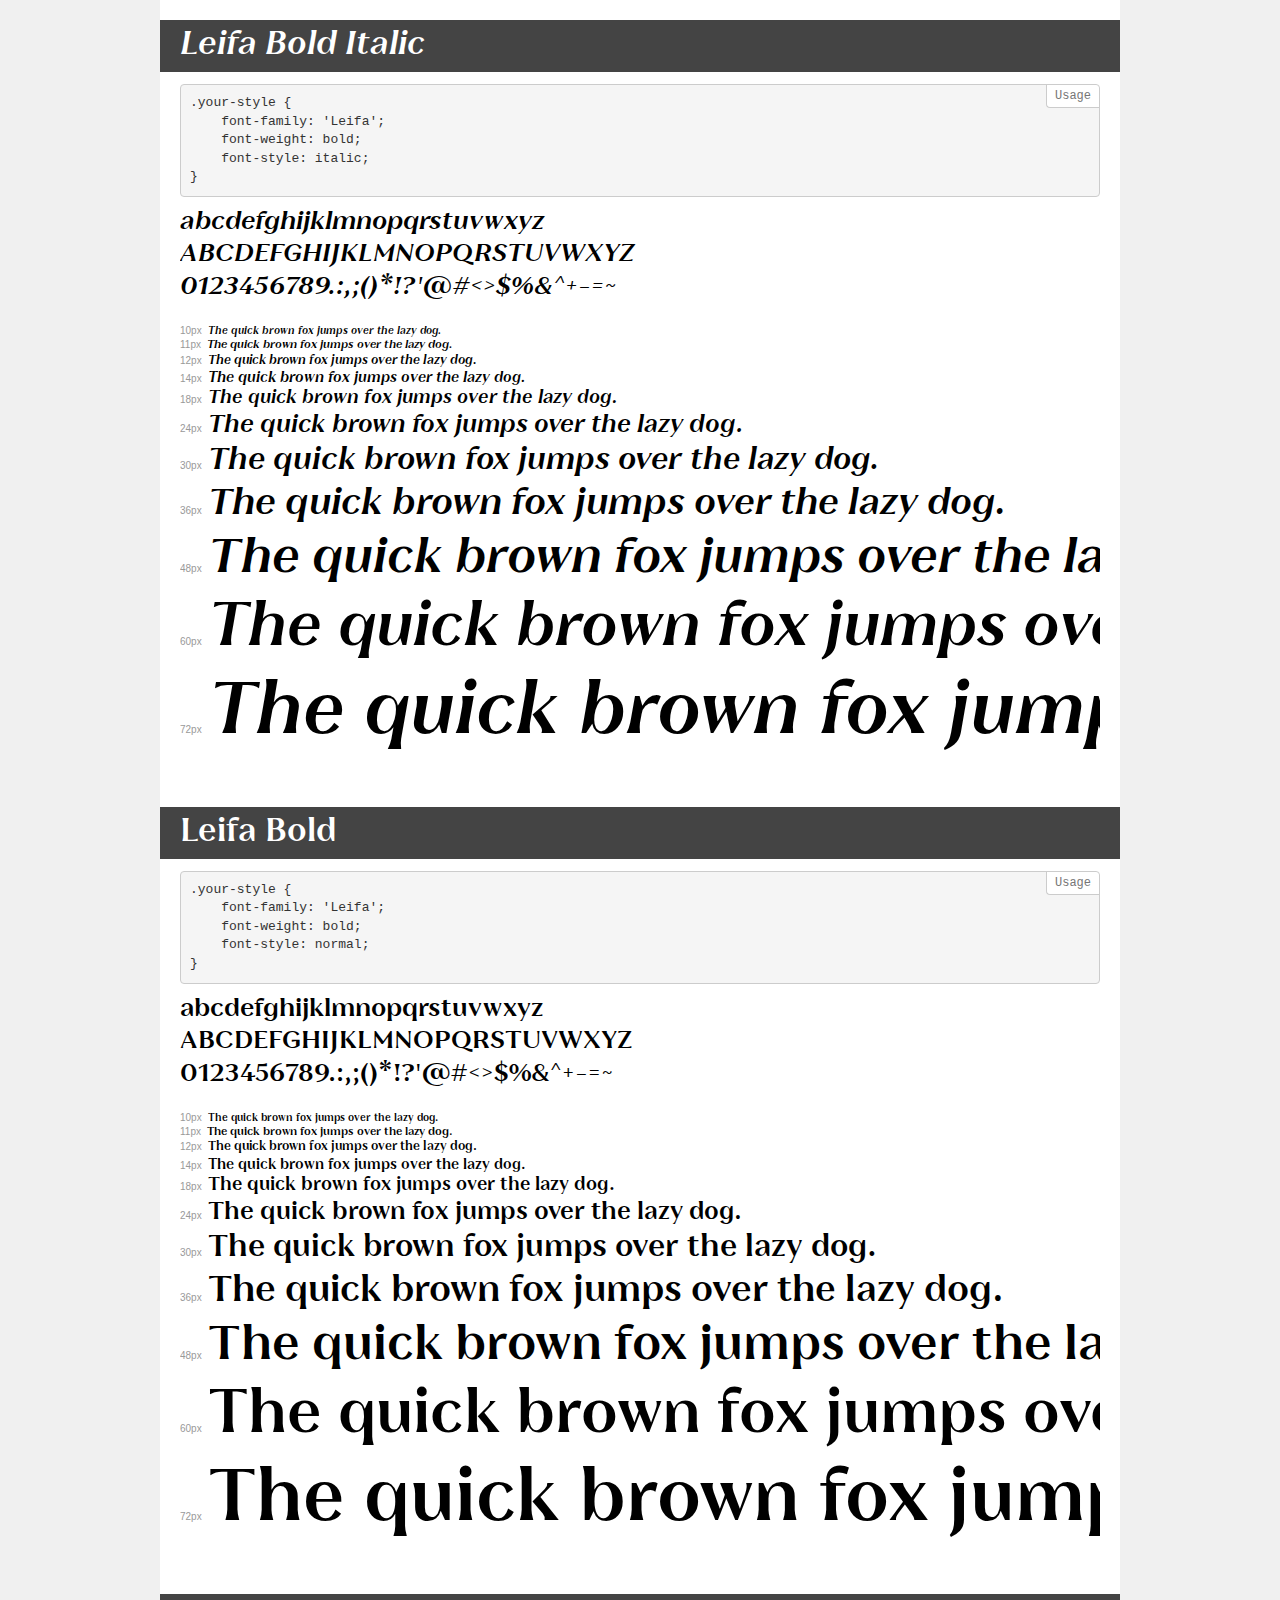
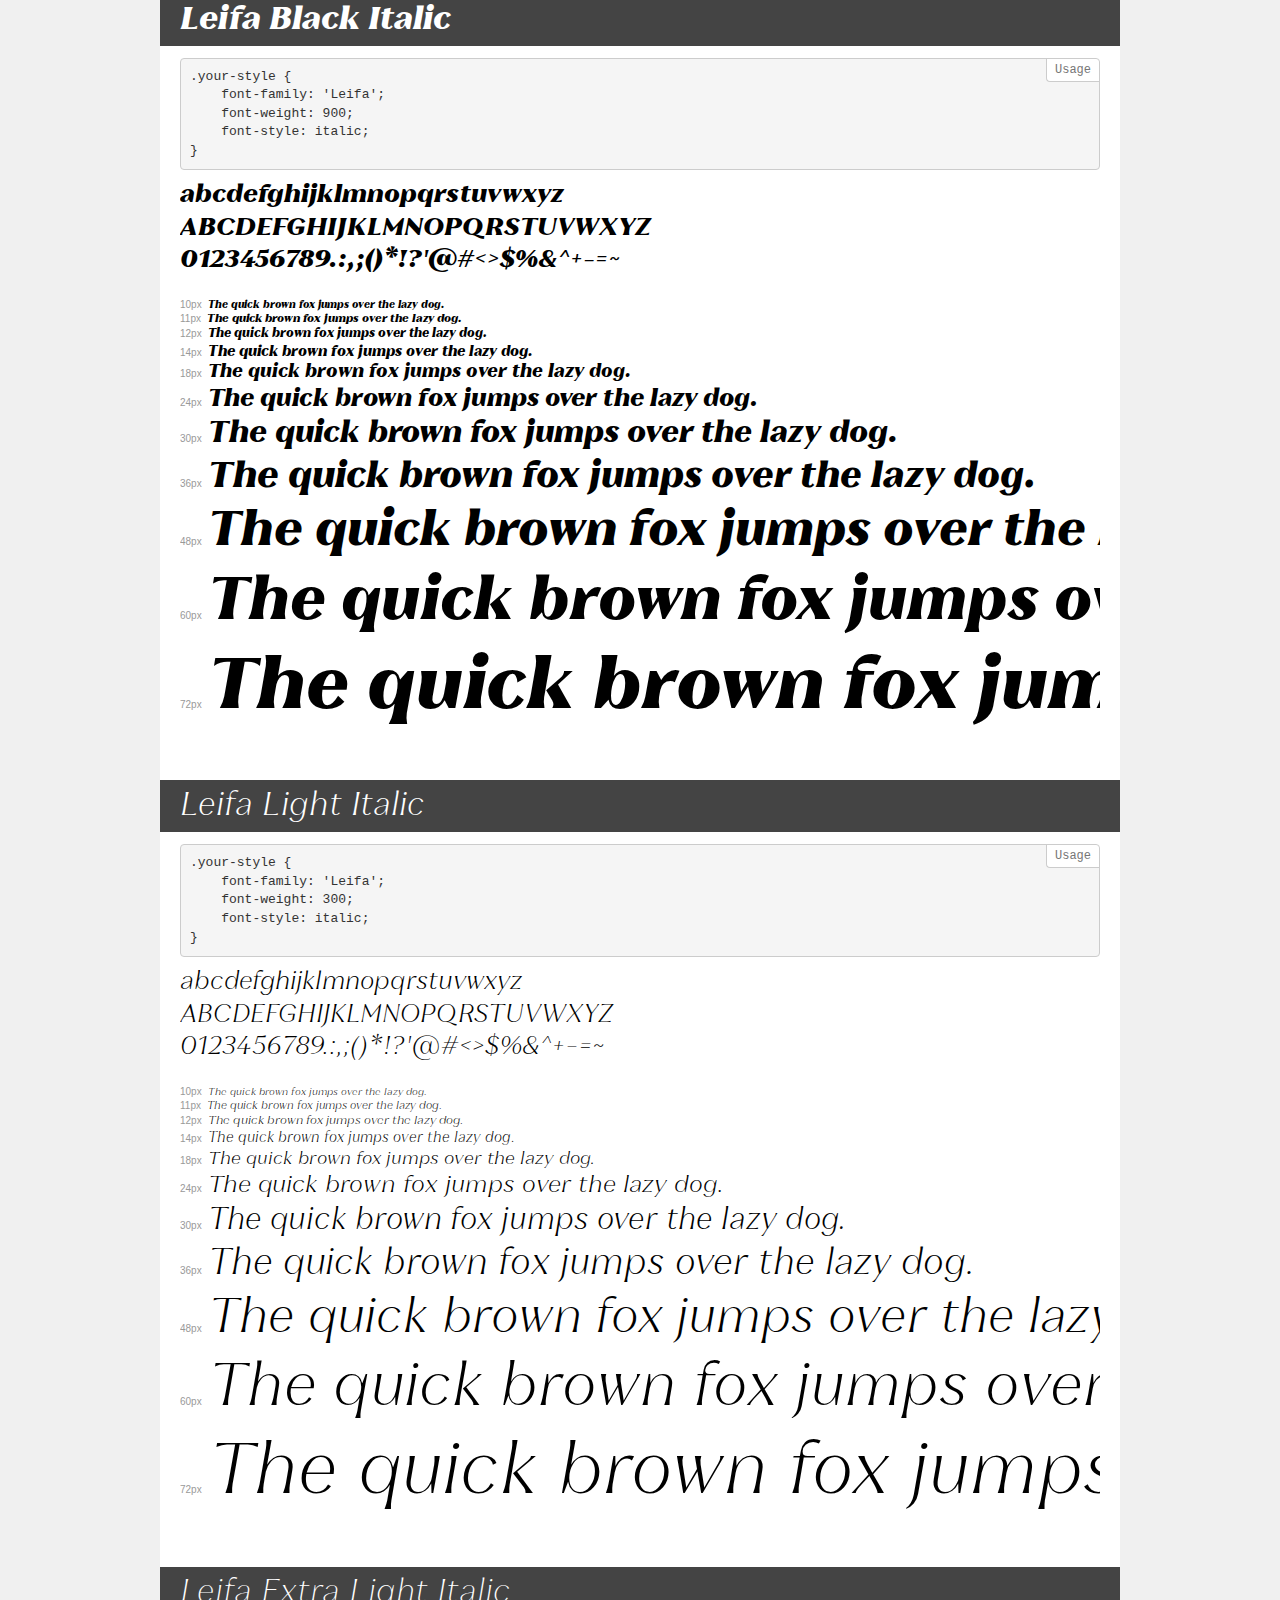
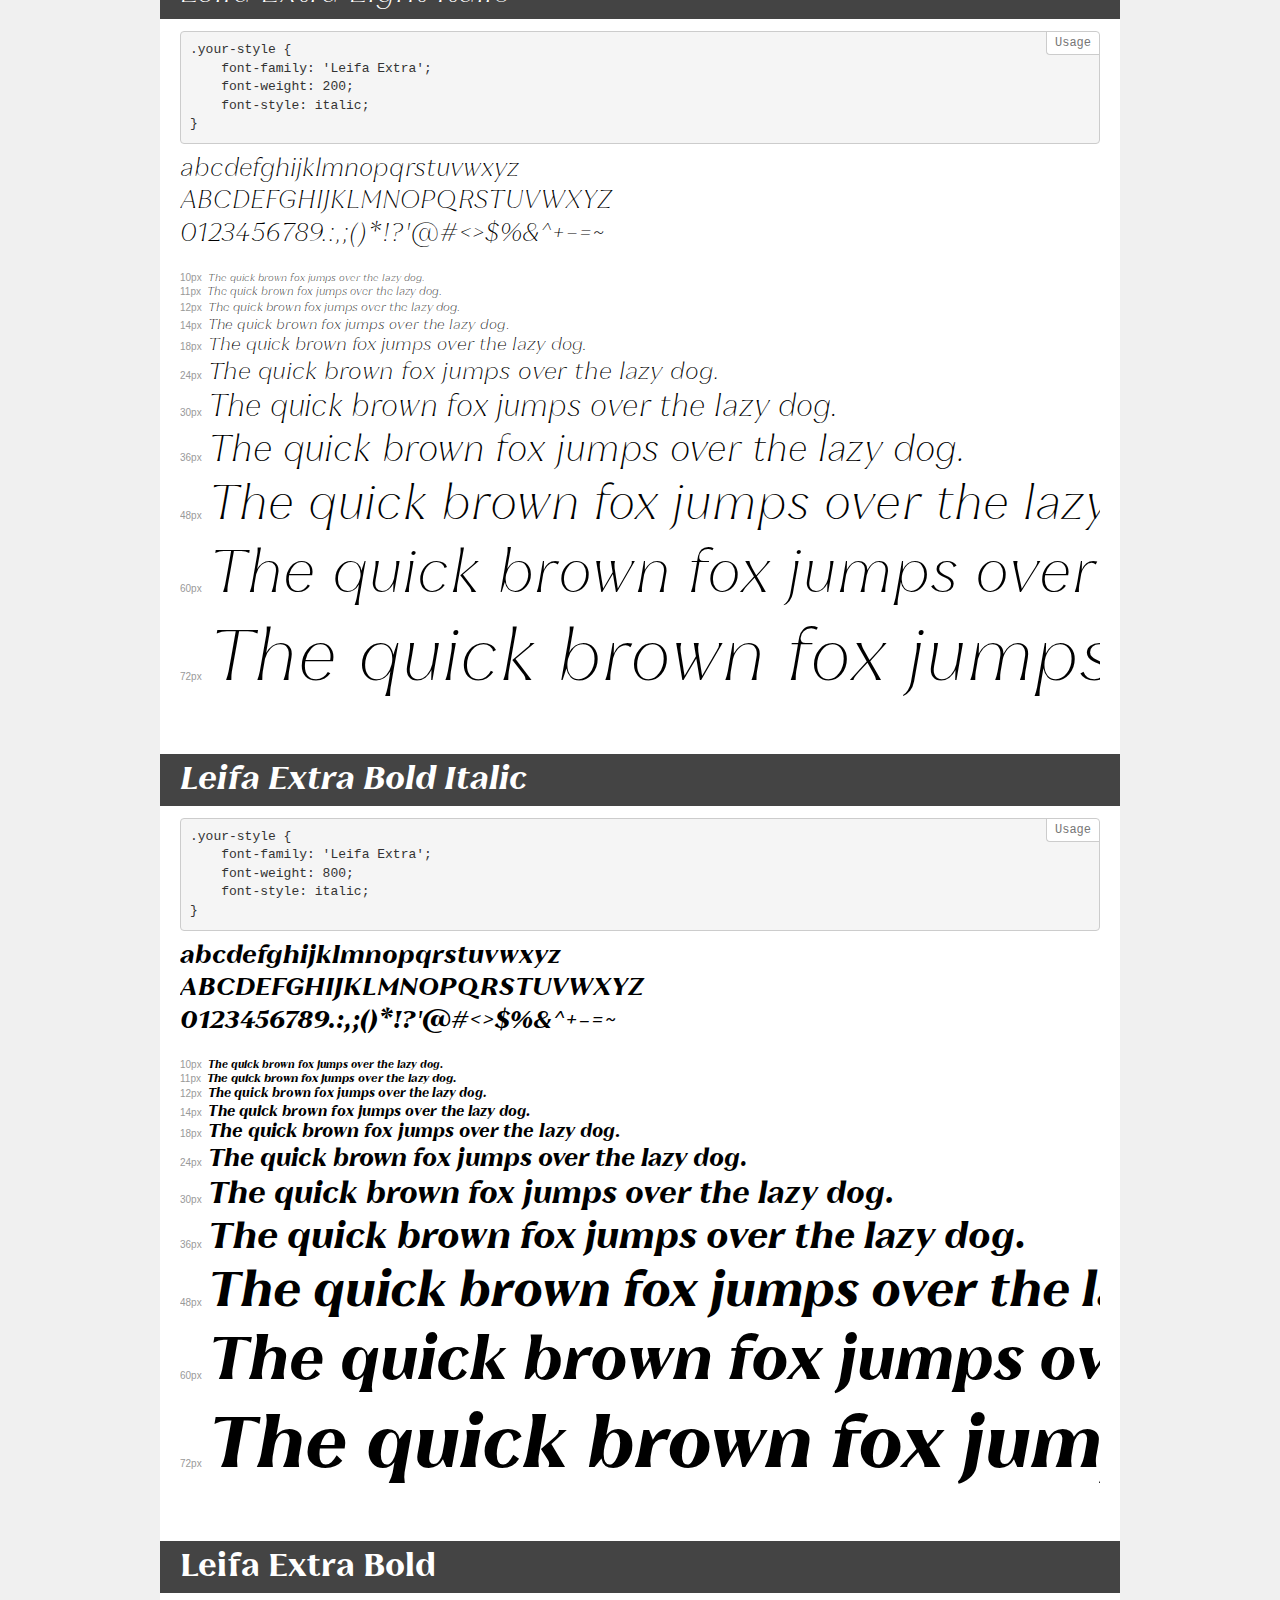
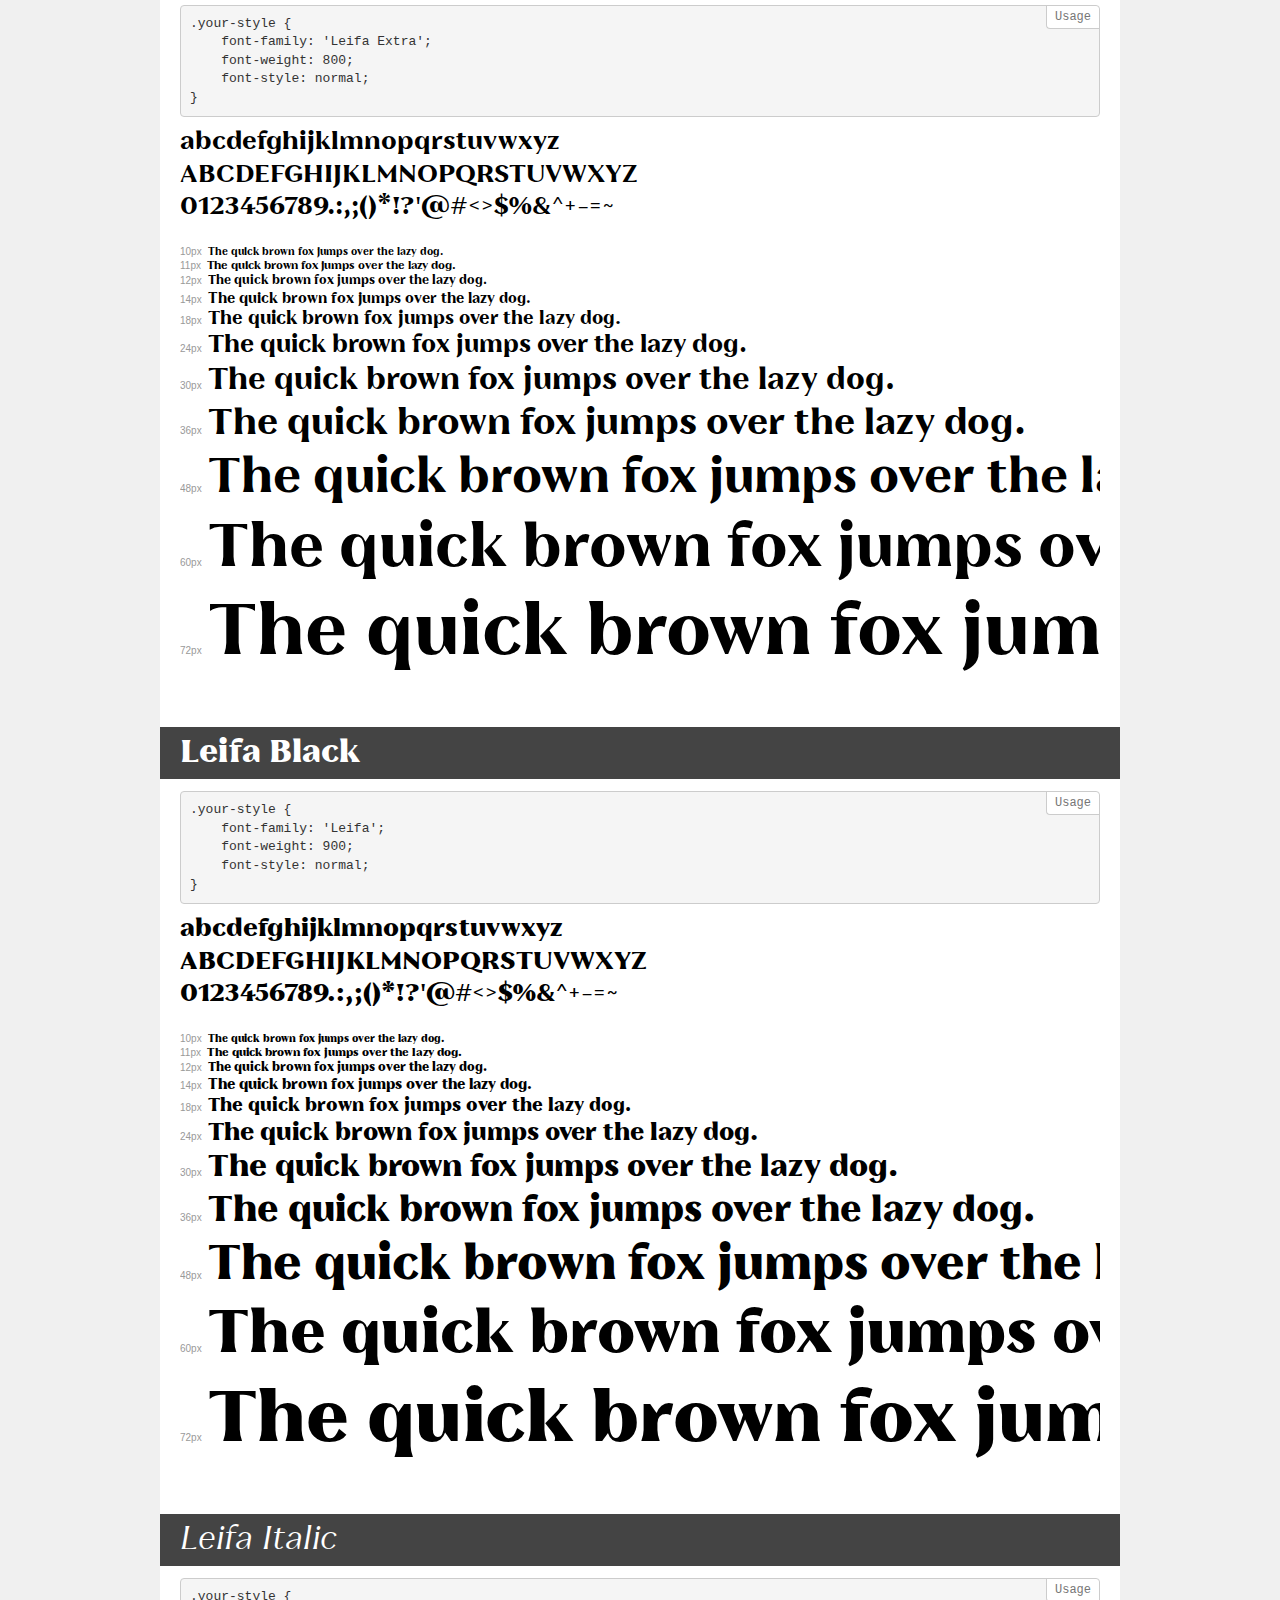
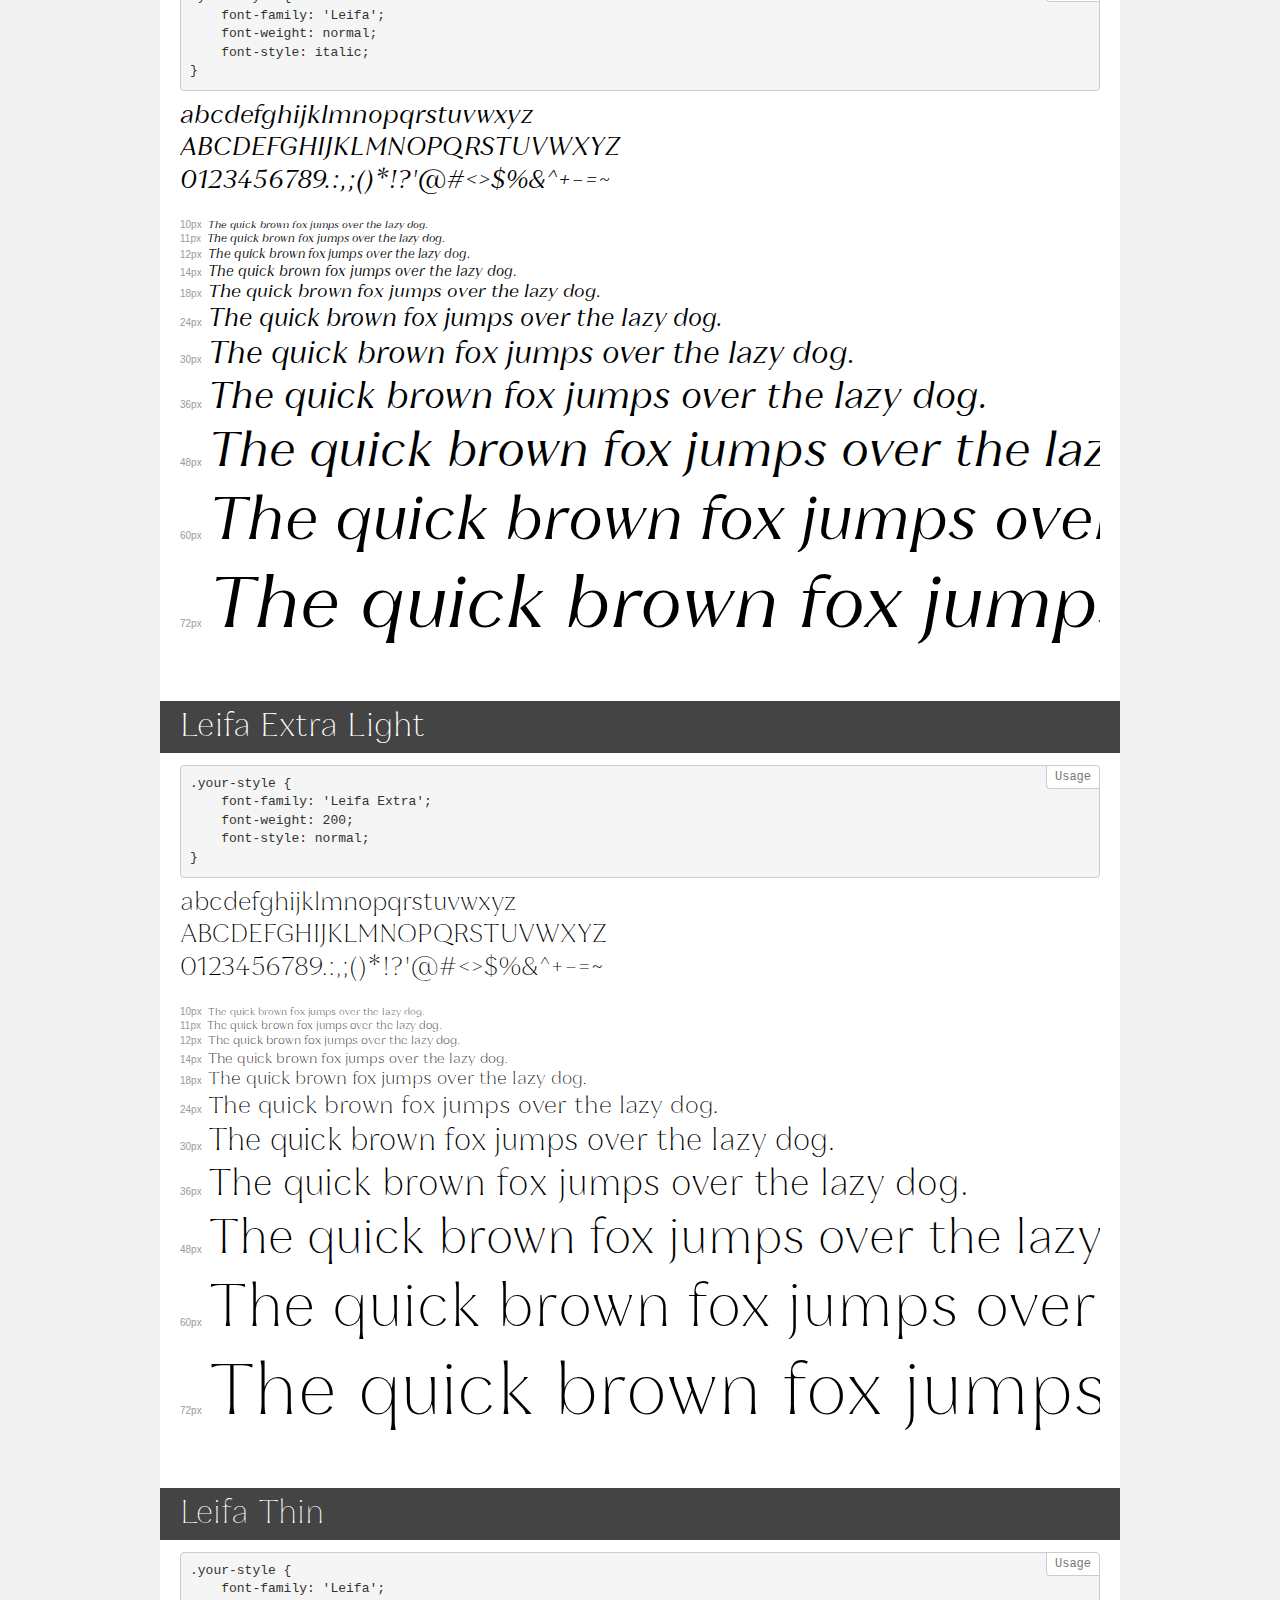
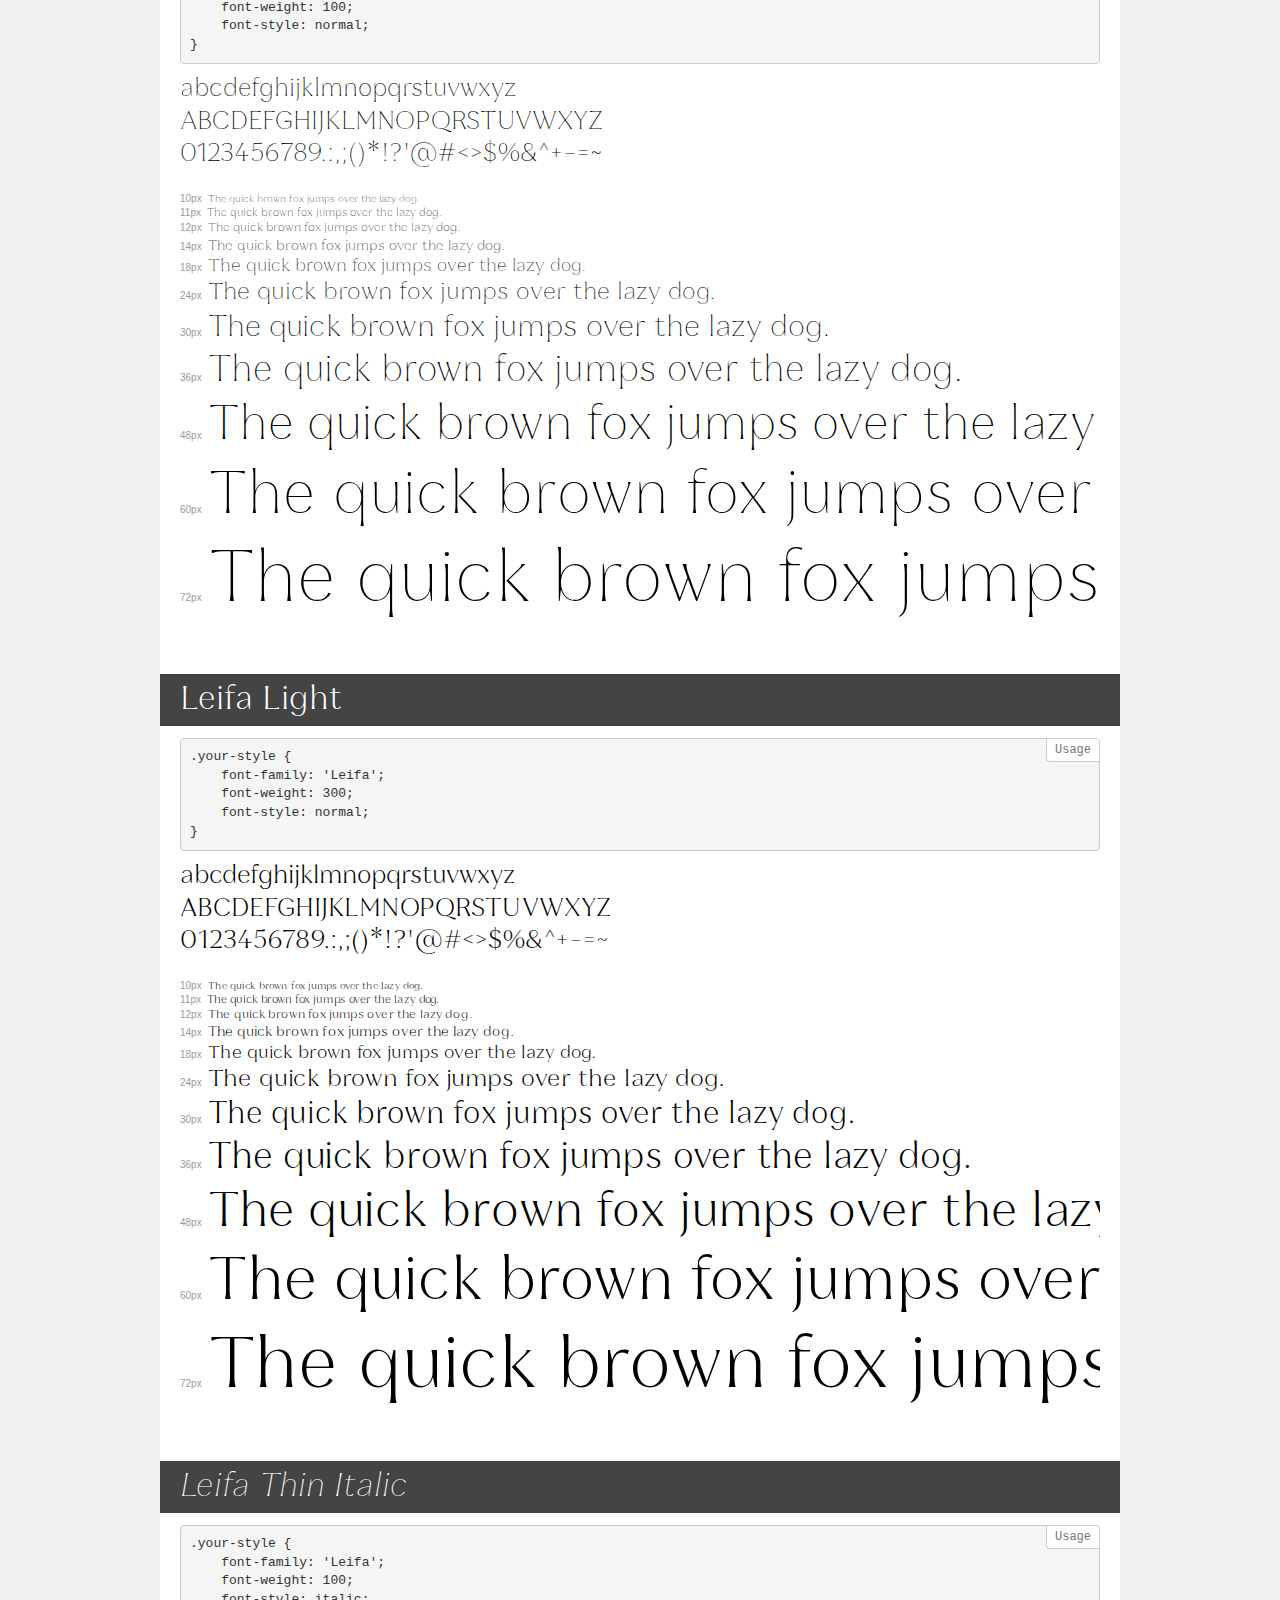
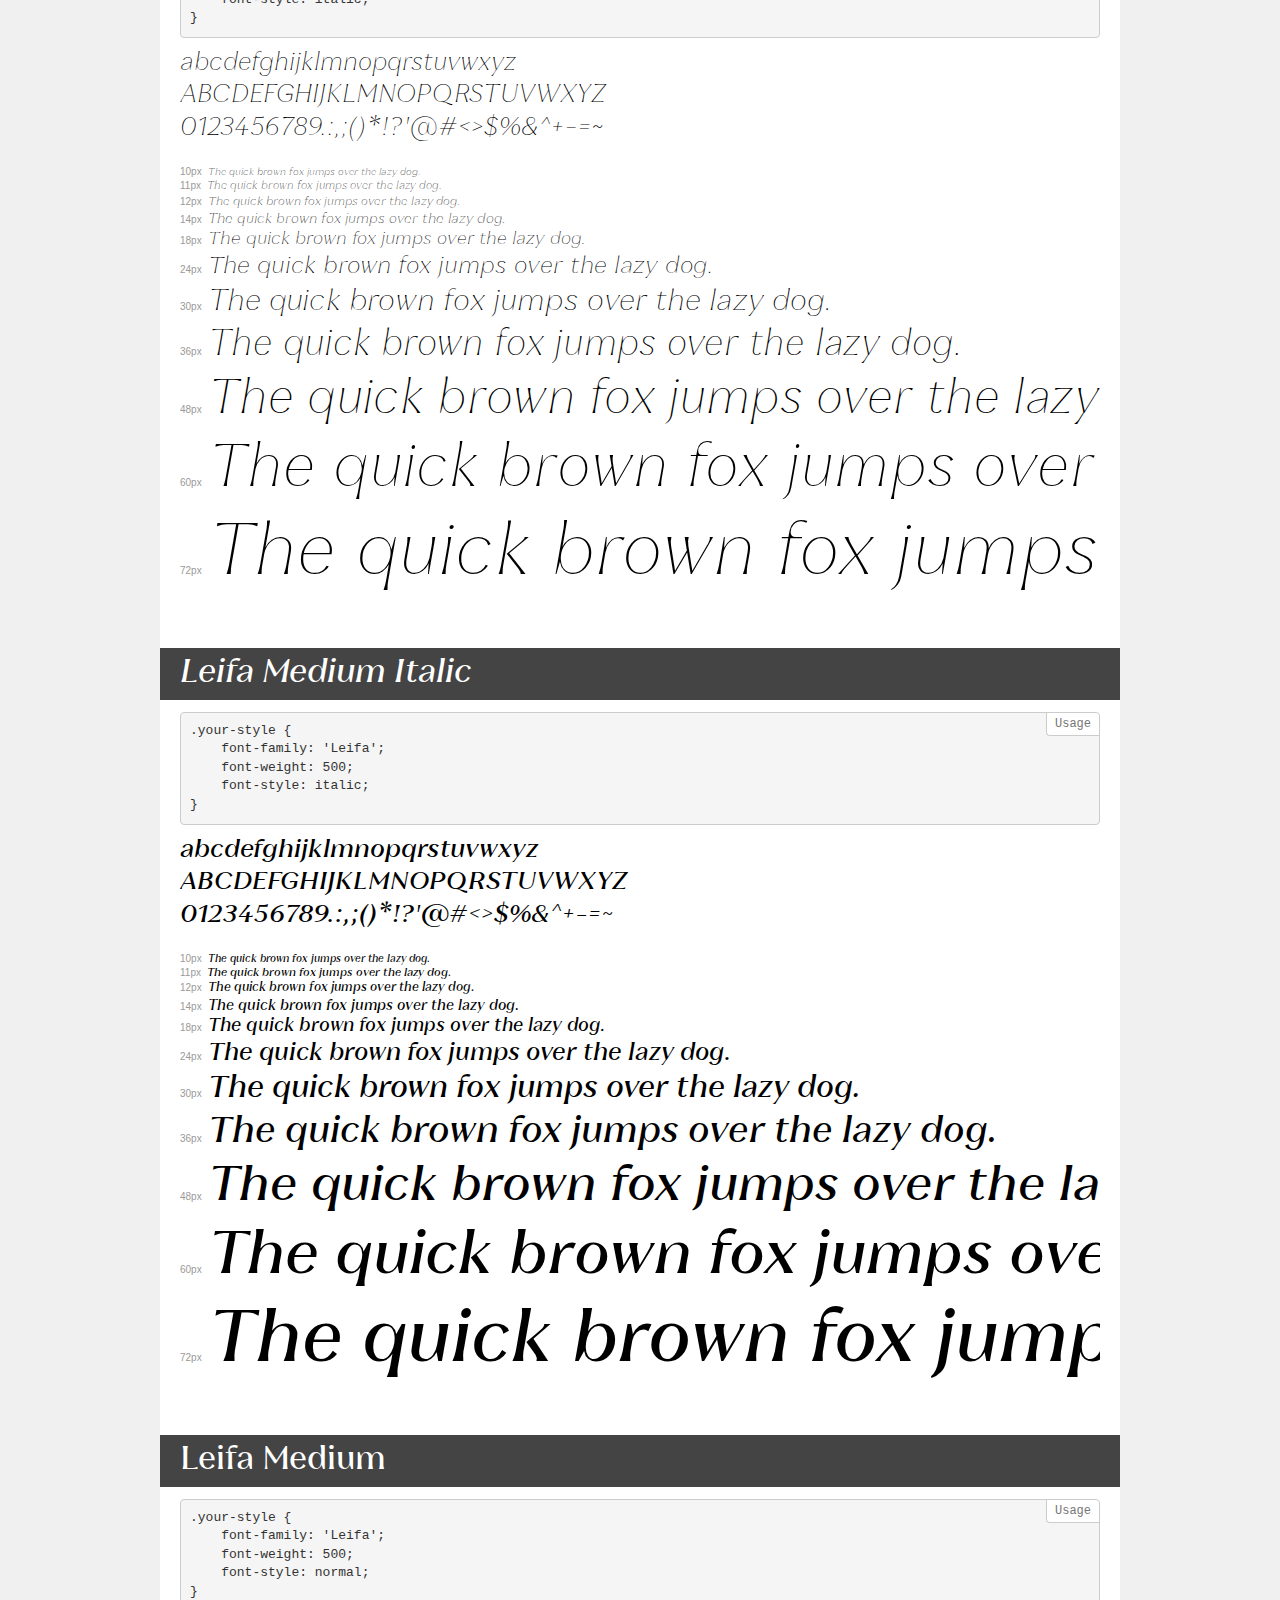
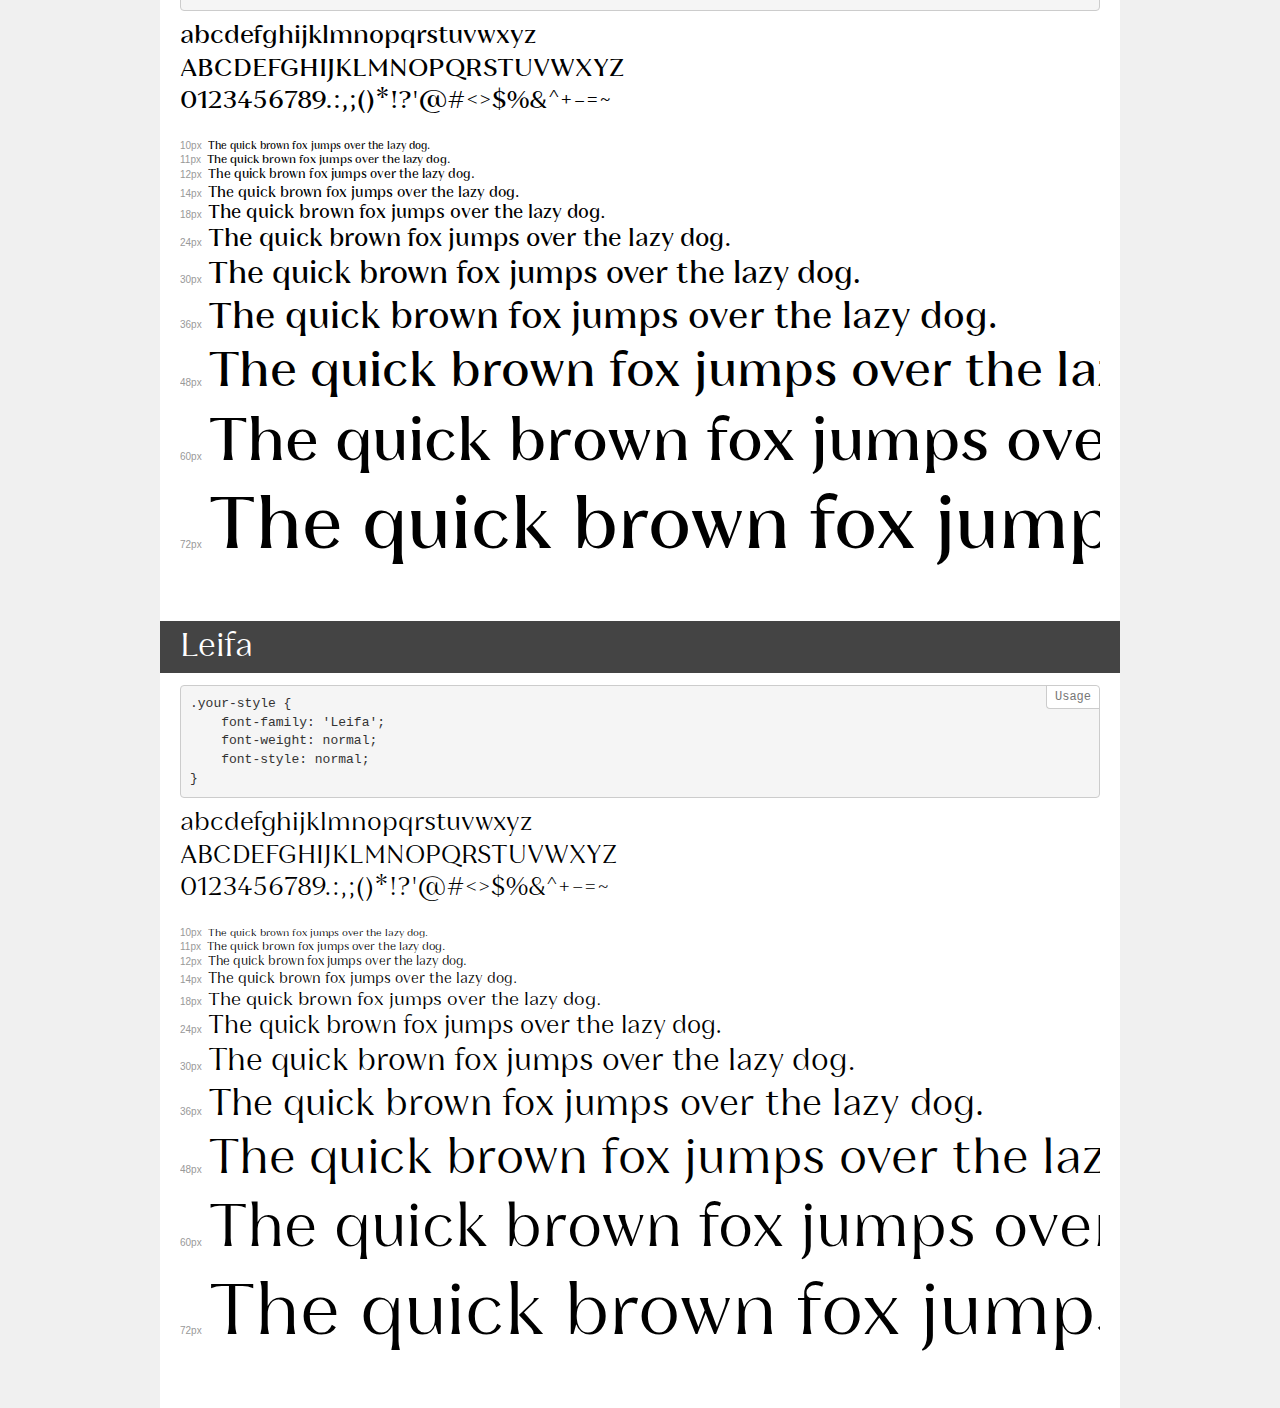
<file: Айрат Сайт/font/leifa/demo.html>
<!DOCTYPE html>
<html lang="en">
<head>
    <meta charset="utf-8">
    <meta http-equiv="X-UA-Compatible" content="IE=edge">
    <meta name="viewport" content="width=device-width, initial-scale=1">
    <meta name="robots" content="noindex, noarchive">
    <meta name="format-detection" content="telephone=no">
    <title>Transfonter demo</title>
    <link href="stylesheet.css" rel="stylesheet">
    <style>
        /*
        http://meyerweb.com/eric/tools/css/reset/
        v2.0 | 20110126
        License: none (public domain)
        */
        html, body, div, span, applet, object, iframe,
        h1, h2, h3, h4, h5, h6, p, blockquote, pre,
        a, abbr, acronym, address, big, cite, code,
        del, dfn, em, img, ins, kbd, q, s, samp,
        small, strike, strong, sub, sup, tt, var,
        b, u, i, center,
        dl, dt, dd, ol, ul, li,
        fieldset, form, label, legend,
        table, caption, tbody, tfoot, thead, tr, th, td,
        article, aside, canvas, details, embed,
        figure, figcaption, footer, header, hgroup,
        menu, nav, output, ruby, section, summary,
        time, mark, audio, video {
            margin: 0;
            padding: 0;
            border: 0;
            font-size: 100%;
            font: inherit;
            vertical-align: baseline;
        }
        /* HTML5 display-role reset for older browsers */
        article, aside, details, figcaption, figure,
        footer, header, hgroup, menu, nav, section {
            display: block;
        }
        body {
            line-height: 1;
        }
        ol, ul {
            list-style: none;
        }
        blockquote, q {
            quotes: none;
        }
        blockquote:before, blockquote:after,
        q:before, q:after {
            content: '';
            content: none;
        }
        table {
            border-collapse: collapse;
            border-spacing: 0;
        }
        /* demo styles */
        body {
            background: #f0f0f0;
            color: #000;
        }
        .page {
            background: #fff;
            width: 920px;
            margin: 0 auto;
            padding: 20px 20px 0 20px;
            overflow: hidden;
        }
        .font-container {
            overflow-x: auto;
            overflow-y: hidden;
            margin-bottom: 40px;
            line-height: 1.3;
            white-space: nowrap;
            padding-bottom: 5px;
        }
        h1 {
            position: relative;
            background: #444;
            font-size: 32px;
            color: #fff;
            padding: 10px 20px;
            margin: 0 -20px 12px -20px;
        }
        .letters {
            font-size: 25px;
            margin-bottom: 20px;
        }
        .s10:before {
            content: '10px';
        }
        .s11:before {
            content: '11px';
        }
        .s12:before {
            content: '12px';
        }
        .s14:before {
            content: '14px';
        }
        .s18:before {
            content: '18px';
        }
        .s24:before {
            content: '24px';
        }
        .s30:before {
            content: '30px';
        }
        .s36:before {
            content: '36px';
        }
        .s48:before {
            content: '48px';
        }
        .s60:before {
            content: '60px';
        }
        .s72:before {
            content: '72px';
        }
        .s10:before, .s11:before, .s12:before, .s14:before,
        .s18:before, .s24:before, .s30:before, .s36:before,
        .s48:before, .s60:before, .s72:before {
            font-family: Arial, sans-serif;
            font-size: 10px;
            font-weight: normal;
            font-style: normal;
            color: #999;
            padding-right: 6px;
        }
        pre {
            display: block;
            position: relative;
            padding: 9px;
            margin: 0 0 10px;
            font-family: Monaco, Menlo, Consolas, "Courier New", monospace;
            font-size: 13px;
            line-height: 1.428571429;
            color: #333;
            font-weight: normal;
            font-style: normal;
            background-color: #f5f5f5;
            border: 1px solid #ccc;
            overflow-x: auto;
            border-radius: 4px;
        }
        pre:after {
            display: block;
            position: absolute;
            right: 0;
            top: 0;
            content: 'Usage';
            line-height: 1;
            padding: 5px 8px;
            font-size: 12px;
            color: #767676;
            background-color: #fff;
            border: 1px solid #ccc;
            border-right: none;
            border-top: none;
            border-radius: 0 4px 0 4px;
            z-index: 10;
        }
        /* responsive */
        @media (max-width: 959px) {
            .page {
                width: auto;
                margin: 0;
            }
        }
    </style>
</head>
<body>
<div class="page">
    <div class="demo">
        <h1 style="font-family: 'Leifa'; font-weight: bold; font-style: italic;">Leifa Bold Italic</h1>
        <pre>.your-style {
    font-family: 'Leifa';
    font-weight: bold;
    font-style: italic;
}</pre>
        <div class="font-container" style="font-family: 'Leifa'; font-weight: bold; font-style: italic;">
            <p class="letters">
                abcdefghijklmnopqrstuvwxyz<br>
ABCDEFGHIJKLMNOPQRSTUVWXYZ<br>
                0123456789.:,;()*!?'@#<>$%&^+-=~
            </p>
            <p class="s10" style="font-size: 10px;">The quick brown fox jumps over the lazy dog.</p>
            <p class="s11" style="font-size: 11px;">The quick brown fox jumps over the lazy dog.</p>
            <p class="s12" style="font-size: 12px;">The quick brown fox jumps over the lazy dog.</p>
            <p class="s14" style="font-size: 14px;">The quick brown fox jumps over the lazy dog.</p>
            <p class="s18" style="font-size: 18px;">The quick brown fox jumps over the lazy dog.</p>
            <p class="s24" style="font-size: 24px;">The quick brown fox jumps over the lazy dog.</p>
            <p class="s30" style="font-size: 30px;">The quick brown fox jumps over the lazy dog.</p>
            <p class="s36" style="font-size: 36px;">The quick brown fox jumps over the lazy dog.</p>
            <p class="s48" style="font-size: 48px;">The quick brown fox jumps over the lazy dog.</p>
            <p class="s60" style="font-size: 60px;">The quick brown fox jumps over the lazy dog.</p>
            <p class="s72" style="font-size: 72px;">The quick brown fox jumps over the lazy dog.</p>
        </div>
    </div>
    <div class="demo">
        <h1 style="font-family: 'Leifa'; font-weight: bold; font-style: normal;">Leifa Bold</h1>
        <pre>.your-style {
    font-family: 'Leifa';
    font-weight: bold;
    font-style: normal;
}</pre>
        <div class="font-container" style="font-family: 'Leifa'; font-weight: bold; font-style: normal;">
            <p class="letters">
                abcdefghijklmnopqrstuvwxyz<br>
ABCDEFGHIJKLMNOPQRSTUVWXYZ<br>
                0123456789.:,;()*!?'@#<>$%&^+-=~
            </p>
            <p class="s10" style="font-size: 10px;">The quick brown fox jumps over the lazy dog.</p>
            <p class="s11" style="font-size: 11px;">The quick brown fox jumps over the lazy dog.</p>
            <p class="s12" style="font-size: 12px;">The quick brown fox jumps over the lazy dog.</p>
            <p class="s14" style="font-size: 14px;">The quick brown fox jumps over the lazy dog.</p>
            <p class="s18" style="font-size: 18px;">The quick brown fox jumps over the lazy dog.</p>
            <p class="s24" style="font-size: 24px;">The quick brown fox jumps over the lazy dog.</p>
            <p class="s30" style="font-size: 30px;">The quick brown fox jumps over the lazy dog.</p>
            <p class="s36" style="font-size: 36px;">The quick brown fox jumps over the lazy dog.</p>
            <p class="s48" style="font-size: 48px;">The quick brown fox jumps over the lazy dog.</p>
            <p class="s60" style="font-size: 60px;">The quick brown fox jumps over the lazy dog.</p>
            <p class="s72" style="font-size: 72px;">The quick brown fox jumps over the lazy dog.</p>
        </div>
    </div>
    <div class="demo">
        <h1 style="font-family: 'Leifa'; font-weight: 900; font-style: italic;">Leifa Black Italic</h1>
        <pre>.your-style {
    font-family: 'Leifa';
    font-weight: 900;
    font-style: italic;
}</pre>
        <div class="font-container" style="font-family: 'Leifa'; font-weight: 900; font-style: italic;">
            <p class="letters">
                abcdefghijklmnopqrstuvwxyz<br>
ABCDEFGHIJKLMNOPQRSTUVWXYZ<br>
                0123456789.:,;()*!?'@#<>$%&^+-=~
            </p>
            <p class="s10" style="font-size: 10px;">The quick brown fox jumps over the lazy dog.</p>
            <p class="s11" style="font-size: 11px;">The quick brown fox jumps over the lazy dog.</p>
            <p class="s12" style="font-size: 12px;">The quick brown fox jumps over the lazy dog.</p>
            <p class="s14" style="font-size: 14px;">The quick brown fox jumps over the lazy dog.</p>
            <p class="s18" style="font-size: 18px;">The quick brown fox jumps over the lazy dog.</p>
            <p class="s24" style="font-size: 24px;">The quick brown fox jumps over the lazy dog.</p>
            <p class="s30" style="font-size: 30px;">The quick brown fox jumps over the lazy dog.</p>
            <p class="s36" style="font-size: 36px;">The quick brown fox jumps over the lazy dog.</p>
            <p class="s48" style="font-size: 48px;">The quick brown fox jumps over the lazy dog.</p>
            <p class="s60" style="font-size: 60px;">The quick brown fox jumps over the lazy dog.</p>
            <p class="s72" style="font-size: 72px;">The quick brown fox jumps over the lazy dog.</p>
        </div>
    </div>
    <div class="demo">
        <h1 style="font-family: 'Leifa'; font-weight: 300; font-style: italic;">Leifa Light Italic</h1>
        <pre>.your-style {
    font-family: 'Leifa';
    font-weight: 300;
    font-style: italic;
}</pre>
        <div class="font-container" style="font-family: 'Leifa'; font-weight: 300; font-style: italic;">
            <p class="letters">
                abcdefghijklmnopqrstuvwxyz<br>
ABCDEFGHIJKLMNOPQRSTUVWXYZ<br>
                0123456789.:,;()*!?'@#<>$%&^+-=~
            </p>
            <p class="s10" style="font-size: 10px;">The quick brown fox jumps over the lazy dog.</p>
            <p class="s11" style="font-size: 11px;">The quick brown fox jumps over the lazy dog.</p>
            <p class="s12" style="font-size: 12px;">The quick brown fox jumps over the lazy dog.</p>
            <p class="s14" style="font-size: 14px;">The quick brown fox jumps over the lazy dog.</p>
            <p class="s18" style="font-size: 18px;">The quick brown fox jumps over the lazy dog.</p>
            <p class="s24" style="font-size: 24px;">The quick brown fox jumps over the lazy dog.</p>
            <p class="s30" style="font-size: 30px;">The quick brown fox jumps over the lazy dog.</p>
            <p class="s36" style="font-size: 36px;">The quick brown fox jumps over the lazy dog.</p>
            <p class="s48" style="font-size: 48px;">The quick brown fox jumps over the lazy dog.</p>
            <p class="s60" style="font-size: 60px;">The quick brown fox jumps over the lazy dog.</p>
            <p class="s72" style="font-size: 72px;">The quick brown fox jumps over the lazy dog.</p>
        </div>
    </div>
    <div class="demo">
        <h1 style="font-family: 'Leifa Extra'; font-weight: 200; font-style: italic;">Leifa Extra Light Italic</h1>
        <pre>.your-style {
    font-family: 'Leifa Extra';
    font-weight: 200;
    font-style: italic;
}</pre>
        <div class="font-container" style="font-family: 'Leifa Extra'; font-weight: 200; font-style: italic;">
            <p class="letters">
                abcdefghijklmnopqrstuvwxyz<br>
ABCDEFGHIJKLMNOPQRSTUVWXYZ<br>
                0123456789.:,;()*!?'@#<>$%&^+-=~
            </p>
            <p class="s10" style="font-size: 10px;">The quick brown fox jumps over the lazy dog.</p>
            <p class="s11" style="font-size: 11px;">The quick brown fox jumps over the lazy dog.</p>
            <p class="s12" style="font-size: 12px;">The quick brown fox jumps over the lazy dog.</p>
            <p class="s14" style="font-size: 14px;">The quick brown fox jumps over the lazy dog.</p>
            <p class="s18" style="font-size: 18px;">The quick brown fox jumps over the lazy dog.</p>
            <p class="s24" style="font-size: 24px;">The quick brown fox jumps over the lazy dog.</p>
            <p class="s30" style="font-size: 30px;">The quick brown fox jumps over the lazy dog.</p>
            <p class="s36" style="font-size: 36px;">The quick brown fox jumps over the lazy dog.</p>
            <p class="s48" style="font-size: 48px;">The quick brown fox jumps over the lazy dog.</p>
            <p class="s60" style="font-size: 60px;">The quick brown fox jumps over the lazy dog.</p>
            <p class="s72" style="font-size: 72px;">The quick brown fox jumps over the lazy dog.</p>
        </div>
    </div>
    <div class="demo">
        <h1 style="font-family: 'Leifa Extra'; font-weight: 800; font-style: italic;">Leifa Extra Bold Italic</h1>
        <pre>.your-style {
    font-family: 'Leifa Extra';
    font-weight: 800;
    font-style: italic;
}</pre>
        <div class="font-container" style="font-family: 'Leifa Extra'; font-weight: 800; font-style: italic;">
            <p class="letters">
                abcdefghijklmnopqrstuvwxyz<br>
ABCDEFGHIJKLMNOPQRSTUVWXYZ<br>
                0123456789.:,;()*!?'@#<>$%&^+-=~
            </p>
            <p class="s10" style="font-size: 10px;">The quick brown fox jumps over the lazy dog.</p>
            <p class="s11" style="font-size: 11px;">The quick brown fox jumps over the lazy dog.</p>
            <p class="s12" style="font-size: 12px;">The quick brown fox jumps over the lazy dog.</p>
            <p class="s14" style="font-size: 14px;">The quick brown fox jumps over the lazy dog.</p>
            <p class="s18" style="font-size: 18px;">The quick brown fox jumps over the lazy dog.</p>
            <p class="s24" style="font-size: 24px;">The quick brown fox jumps over the lazy dog.</p>
            <p class="s30" style="font-size: 30px;">The quick brown fox jumps over the lazy dog.</p>
            <p class="s36" style="font-size: 36px;">The quick brown fox jumps over the lazy dog.</p>
            <p class="s48" style="font-size: 48px;">The quick brown fox jumps over the lazy dog.</p>
            <p class="s60" style="font-size: 60px;">The quick brown fox jumps over the lazy dog.</p>
            <p class="s72" style="font-size: 72px;">The quick brown fox jumps over the lazy dog.</p>
        </div>
    </div>
    <div class="demo">
        <h1 style="font-family: 'Leifa Extra'; font-weight: 800; font-style: normal;">Leifa Extra Bold</h1>
        <pre>.your-style {
    font-family: 'Leifa Extra';
    font-weight: 800;
    font-style: normal;
}</pre>
        <div class="font-container" style="font-family: 'Leifa Extra'; font-weight: 800; font-style: normal;">
            <p class="letters">
                abcdefghijklmnopqrstuvwxyz<br>
ABCDEFGHIJKLMNOPQRSTUVWXYZ<br>
                0123456789.:,;()*!?'@#<>$%&^+-=~
            </p>
            <p class="s10" style="font-size: 10px;">The quick brown fox jumps over the lazy dog.</p>
            <p class="s11" style="font-size: 11px;">The quick brown fox jumps over the lazy dog.</p>
            <p class="s12" style="font-size: 12px;">The quick brown fox jumps over the lazy dog.</p>
            <p class="s14" style="font-size: 14px;">The quick brown fox jumps over the lazy dog.</p>
            <p class="s18" style="font-size: 18px;">The quick brown fox jumps over the lazy dog.</p>
            <p class="s24" style="font-size: 24px;">The quick brown fox jumps over the lazy dog.</p>
            <p class="s30" style="font-size: 30px;">The quick brown fox jumps over the lazy dog.</p>
            <p class="s36" style="font-size: 36px;">The quick brown fox jumps over the lazy dog.</p>
            <p class="s48" style="font-size: 48px;">The quick brown fox jumps over the lazy dog.</p>
            <p class="s60" style="font-size: 60px;">The quick brown fox jumps over the lazy dog.</p>
            <p class="s72" style="font-size: 72px;">The quick brown fox jumps over the lazy dog.</p>
        </div>
    </div>
    <div class="demo">
        <h1 style="font-family: 'Leifa'; font-weight: 900; font-style: normal;">Leifa Black</h1>
        <pre>.your-style {
    font-family: 'Leifa';
    font-weight: 900;
    font-style: normal;
}</pre>
        <div class="font-container" style="font-family: 'Leifa'; font-weight: 900; font-style: normal;">
            <p class="letters">
                abcdefghijklmnopqrstuvwxyz<br>
ABCDEFGHIJKLMNOPQRSTUVWXYZ<br>
                0123456789.:,;()*!?'@#<>$%&^+-=~
            </p>
            <p class="s10" style="font-size: 10px;">The quick brown fox jumps over the lazy dog.</p>
            <p class="s11" style="font-size: 11px;">The quick brown fox jumps over the lazy dog.</p>
            <p class="s12" style="font-size: 12px;">The quick brown fox jumps over the lazy dog.</p>
            <p class="s14" style="font-size: 14px;">The quick brown fox jumps over the lazy dog.</p>
            <p class="s18" style="font-size: 18px;">The quick brown fox jumps over the lazy dog.</p>
            <p class="s24" style="font-size: 24px;">The quick brown fox jumps over the lazy dog.</p>
            <p class="s30" style="font-size: 30px;">The quick brown fox jumps over the lazy dog.</p>
            <p class="s36" style="font-size: 36px;">The quick brown fox jumps over the lazy dog.</p>
            <p class="s48" style="font-size: 48px;">The quick brown fox jumps over the lazy dog.</p>
            <p class="s60" style="font-size: 60px;">The quick brown fox jumps over the lazy dog.</p>
            <p class="s72" style="font-size: 72px;">The quick brown fox jumps over the lazy dog.</p>
        </div>
    </div>
    <div class="demo">
        <h1 style="font-family: 'Leifa'; font-weight: normal; font-style: italic;">Leifa Italic</h1>
        <pre>.your-style {
    font-family: 'Leifa';
    font-weight: normal;
    font-style: italic;
}</pre>
        <div class="font-container" style="font-family: 'Leifa'; font-weight: normal; font-style: italic;">
            <p class="letters">
                abcdefghijklmnopqrstuvwxyz<br>
ABCDEFGHIJKLMNOPQRSTUVWXYZ<br>
                0123456789.:,;()*!?'@#<>$%&^+-=~
            </p>
            <p class="s10" style="font-size: 10px;">The quick brown fox jumps over the lazy dog.</p>
            <p class="s11" style="font-size: 11px;">The quick brown fox jumps over the lazy dog.</p>
            <p class="s12" style="font-size: 12px;">The quick brown fox jumps over the lazy dog.</p>
            <p class="s14" style="font-size: 14px;">The quick brown fox jumps over the lazy dog.</p>
            <p class="s18" style="font-size: 18px;">The quick brown fox jumps over the lazy dog.</p>
            <p class="s24" style="font-size: 24px;">The quick brown fox jumps over the lazy dog.</p>
            <p class="s30" style="font-size: 30px;">The quick brown fox jumps over the lazy dog.</p>
            <p class="s36" style="font-size: 36px;">The quick brown fox jumps over the lazy dog.</p>
            <p class="s48" style="font-size: 48px;">The quick brown fox jumps over the lazy dog.</p>
            <p class="s60" style="font-size: 60px;">The quick brown fox jumps over the lazy dog.</p>
            <p class="s72" style="font-size: 72px;">The quick brown fox jumps over the lazy dog.</p>
        </div>
    </div>
    <div class="demo">
        <h1 style="font-family: 'Leifa Extra'; font-weight: 200; font-style: normal;">Leifa Extra Light</h1>
        <pre>.your-style {
    font-family: 'Leifa Extra';
    font-weight: 200;
    font-style: normal;
}</pre>
        <div class="font-container" style="font-family: 'Leifa Extra'; font-weight: 200; font-style: normal;">
            <p class="letters">
                abcdefghijklmnopqrstuvwxyz<br>
ABCDEFGHIJKLMNOPQRSTUVWXYZ<br>
                0123456789.:,;()*!?'@#<>$%&^+-=~
            </p>
            <p class="s10" style="font-size: 10px;">The quick brown fox jumps over the lazy dog.</p>
            <p class="s11" style="font-size: 11px;">The quick brown fox jumps over the lazy dog.</p>
            <p class="s12" style="font-size: 12px;">The quick brown fox jumps over the lazy dog.</p>
            <p class="s14" style="font-size: 14px;">The quick brown fox jumps over the lazy dog.</p>
            <p class="s18" style="font-size: 18px;">The quick brown fox jumps over the lazy dog.</p>
            <p class="s24" style="font-size: 24px;">The quick brown fox jumps over the lazy dog.</p>
            <p class="s30" style="font-size: 30px;">The quick brown fox jumps over the lazy dog.</p>
            <p class="s36" style="font-size: 36px;">The quick brown fox jumps over the lazy dog.</p>
            <p class="s48" style="font-size: 48px;">The quick brown fox jumps over the lazy dog.</p>
            <p class="s60" style="font-size: 60px;">The quick brown fox jumps over the lazy dog.</p>
            <p class="s72" style="font-size: 72px;">The quick brown fox jumps over the lazy dog.</p>
        </div>
    </div>
    <div class="demo">
        <h1 style="font-family: 'Leifa'; font-weight: 100; font-style: normal;">Leifa Thin</h1>
        <pre>.your-style {
    font-family: 'Leifa';
    font-weight: 100;
    font-style: normal;
}</pre>
        <div class="font-container" style="font-family: 'Leifa'; font-weight: 100; font-style: normal;">
            <p class="letters">
                abcdefghijklmnopqrstuvwxyz<br>
ABCDEFGHIJKLMNOPQRSTUVWXYZ<br>
                0123456789.:,;()*!?'@#<>$%&^+-=~
            </p>
            <p class="s10" style="font-size: 10px;">The quick brown fox jumps over the lazy dog.</p>
            <p class="s11" style="font-size: 11px;">The quick brown fox jumps over the lazy dog.</p>
            <p class="s12" style="font-size: 12px;">The quick brown fox jumps over the lazy dog.</p>
            <p class="s14" style="font-size: 14px;">The quick brown fox jumps over the lazy dog.</p>
            <p class="s18" style="font-size: 18px;">The quick brown fox jumps over the lazy dog.</p>
            <p class="s24" style="font-size: 24px;">The quick brown fox jumps over the lazy dog.</p>
            <p class="s30" style="font-size: 30px;">The quick brown fox jumps over the lazy dog.</p>
            <p class="s36" style="font-size: 36px;">The quick brown fox jumps over the lazy dog.</p>
            <p class="s48" style="font-size: 48px;">The quick brown fox jumps over the lazy dog.</p>
            <p class="s60" style="font-size: 60px;">The quick brown fox jumps over the lazy dog.</p>
            <p class="s72" style="font-size: 72px;">The quick brown fox jumps over the lazy dog.</p>
        </div>
    </div>
    <div class="demo">
        <h1 style="font-family: 'Leifa'; font-weight: 300; font-style: normal;">Leifa Light</h1>
        <pre>.your-style {
    font-family: 'Leifa';
    font-weight: 300;
    font-style: normal;
}</pre>
        <div class="font-container" style="font-family: 'Leifa'; font-weight: 300; font-style: normal;">
            <p class="letters">
                abcdefghijklmnopqrstuvwxyz<br>
ABCDEFGHIJKLMNOPQRSTUVWXYZ<br>
                0123456789.:,;()*!?'@#<>$%&^+-=~
            </p>
            <p class="s10" style="font-size: 10px;">The quick brown fox jumps over the lazy dog.</p>
            <p class="s11" style="font-size: 11px;">The quick brown fox jumps over the lazy dog.</p>
            <p class="s12" style="font-size: 12px;">The quick brown fox jumps over the lazy dog.</p>
            <p class="s14" style="font-size: 14px;">The quick brown fox jumps over the lazy dog.</p>
            <p class="s18" style="font-size: 18px;">The quick brown fox jumps over the lazy dog.</p>
            <p class="s24" style="font-size: 24px;">The quick brown fox jumps over the lazy dog.</p>
            <p class="s30" style="font-size: 30px;">The quick brown fox jumps over the lazy dog.</p>
            <p class="s36" style="font-size: 36px;">The quick brown fox jumps over the lazy dog.</p>
            <p class="s48" style="font-size: 48px;">The quick brown fox jumps over the lazy dog.</p>
            <p class="s60" style="font-size: 60px;">The quick brown fox jumps over the lazy dog.</p>
            <p class="s72" style="font-size: 72px;">The quick brown fox jumps over the lazy dog.</p>
        </div>
    </div>
    <div class="demo">
        <h1 style="font-family: 'Leifa'; font-weight: 100; font-style: italic;">Leifa Thin Italic</h1>
        <pre>.your-style {
    font-family: 'Leifa';
    font-weight: 100;
    font-style: italic;
}</pre>
        <div class="font-container" style="font-family: 'Leifa'; font-weight: 100; font-style: italic;">
            <p class="letters">
                abcdefghijklmnopqrstuvwxyz<br>
ABCDEFGHIJKLMNOPQRSTUVWXYZ<br>
                0123456789.:,;()*!?'@#<>$%&^+-=~
            </p>
            <p class="s10" style="font-size: 10px;">The quick brown fox jumps over the lazy dog.</p>
            <p class="s11" style="font-size: 11px;">The quick brown fox jumps over the lazy dog.</p>
            <p class="s12" style="font-size: 12px;">The quick brown fox jumps over the lazy dog.</p>
            <p class="s14" style="font-size: 14px;">The quick brown fox jumps over the lazy dog.</p>
            <p class="s18" style="font-size: 18px;">The quick brown fox jumps over the lazy dog.</p>
            <p class="s24" style="font-size: 24px;">The quick brown fox jumps over the lazy dog.</p>
            <p class="s30" style="font-size: 30px;">The quick brown fox jumps over the lazy dog.</p>
            <p class="s36" style="font-size: 36px;">The quick brown fox jumps over the lazy dog.</p>
            <p class="s48" style="font-size: 48px;">The quick brown fox jumps over the lazy dog.</p>
            <p class="s60" style="font-size: 60px;">The quick brown fox jumps over the lazy dog.</p>
            <p class="s72" style="font-size: 72px;">The quick brown fox jumps over the lazy dog.</p>
        </div>
    </div>
    <div class="demo">
        <h1 style="font-family: 'Leifa'; font-weight: 500; font-style: italic;">Leifa Medium Italic</h1>
        <pre>.your-style {
    font-family: 'Leifa';
    font-weight: 500;
    font-style: italic;
}</pre>
        <div class="font-container" style="font-family: 'Leifa'; font-weight: 500; font-style: italic;">
            <p class="letters">
                abcdefghijklmnopqrstuvwxyz<br>
ABCDEFGHIJKLMNOPQRSTUVWXYZ<br>
                0123456789.:,;()*!?'@#<>$%&^+-=~
            </p>
            <p class="s10" style="font-size: 10px;">The quick brown fox jumps over the lazy dog.</p>
            <p class="s11" style="font-size: 11px;">The quick brown fox jumps over the lazy dog.</p>
            <p class="s12" style="font-size: 12px;">The quick brown fox jumps over the lazy dog.</p>
            <p class="s14" style="font-size: 14px;">The quick brown fox jumps over the lazy dog.</p>
            <p class="s18" style="font-size: 18px;">The quick brown fox jumps over the lazy dog.</p>
            <p class="s24" style="font-size: 24px;">The quick brown fox jumps over the lazy dog.</p>
            <p class="s30" style="font-size: 30px;">The quick brown fox jumps over the lazy dog.</p>
            <p class="s36" style="font-size: 36px;">The quick brown fox jumps over the lazy dog.</p>
            <p class="s48" style="font-size: 48px;">The quick brown fox jumps over the lazy dog.</p>
            <p class="s60" style="font-size: 60px;">The quick brown fox jumps over the lazy dog.</p>
            <p class="s72" style="font-size: 72px;">The quick brown fox jumps over the lazy dog.</p>
        </div>
    </div>
    <div class="demo">
        <h1 style="font-family: 'Leifa'; font-weight: 500; font-style: normal;">Leifa Medium</h1>
        <pre>.your-style {
    font-family: 'Leifa';
    font-weight: 500;
    font-style: normal;
}</pre>
        <div class="font-container" style="font-family: 'Leifa'; font-weight: 500; font-style: normal;">
            <p class="letters">
                abcdefghijklmnopqrstuvwxyz<br>
ABCDEFGHIJKLMNOPQRSTUVWXYZ<br>
                0123456789.:,;()*!?'@#<>$%&^+-=~
            </p>
            <p class="s10" style="font-size: 10px;">The quick brown fox jumps over the lazy dog.</p>
            <p class="s11" style="font-size: 11px;">The quick brown fox jumps over the lazy dog.</p>
            <p class="s12" style="font-size: 12px;">The quick brown fox jumps over the lazy dog.</p>
            <p class="s14" style="font-size: 14px;">The quick brown fox jumps over the lazy dog.</p>
            <p class="s18" style="font-size: 18px;">The quick brown fox jumps over the lazy dog.</p>
            <p class="s24" style="font-size: 24px;">The quick brown fox jumps over the lazy dog.</p>
            <p class="s30" style="font-size: 30px;">The quick brown fox jumps over the lazy dog.</p>
            <p class="s36" style="font-size: 36px;">The quick brown fox jumps over the lazy dog.</p>
            <p class="s48" style="font-size: 48px;">The quick brown fox jumps over the lazy dog.</p>
            <p class="s60" style="font-size: 60px;">The quick brown fox jumps over the lazy dog.</p>
            <p class="s72" style="font-size: 72px;">The quick brown fox jumps over the lazy dog.</p>
        </div>
    </div>
    <div class="demo">
        <h1 style="font-family: 'Leifa'; font-weight: normal; font-style: normal;">Leifa</h1>
        <pre>.your-style {
    font-family: 'Leifa';
    font-weight: normal;
    font-style: normal;
}</pre>
        <div class="font-container" style="font-family: 'Leifa'; font-weight: normal; font-style: normal;">
            <p class="letters">
                abcdefghijklmnopqrstuvwxyz<br>
ABCDEFGHIJKLMNOPQRSTUVWXYZ<br>
                0123456789.:,;()*!?'@#<>$%&^+-=~
            </p>
            <p class="s10" style="font-size: 10px;">The quick brown fox jumps over the lazy dog.</p>
            <p class="s11" style="font-size: 11px;">The quick brown fox jumps over the lazy dog.</p>
            <p class="s12" style="font-size: 12px;">The quick brown fox jumps over the lazy dog.</p>
            <p class="s14" style="font-size: 14px;">The quick brown fox jumps over the lazy dog.</p>
            <p class="s18" style="font-size: 18px;">The quick brown fox jumps over the lazy dog.</p>
            <p class="s24" style="font-size: 24px;">The quick brown fox jumps over the lazy dog.</p>
            <p class="s30" style="font-size: 30px;">The quick brown fox jumps over the lazy dog.</p>
            <p class="s36" style="font-size: 36px;">The quick brown fox jumps over the lazy dog.</p>
            <p class="s48" style="font-size: 48px;">The quick brown fox jumps over the lazy dog.</p>
            <p class="s60" style="font-size: 60px;">The quick brown fox jumps over the lazy dog.</p>
            <p class="s72" style="font-size: 72px;">The quick brown fox jumps over the lazy dog.</p>
        </div>
    </div>
</div>
</body>
</html>
</file>
<file: Айрат Сайт/font/leifa/stylesheet.css>
@font-face {
    font-family: 'Leifa';
    src: url('Leifa-BoldItalic.eot');
    src: local('Leifa Bold Italic'), local('Leifa-BoldItalic'),
        url('Leifa-BoldItalic.eot?#iefix') format('embedded-opentype'),
        url('Leifa-BoldItalic.woff2') format('woff2'),
        url('Leifa-BoldItalic.woff') format('woff'),
        url('Leifa-BoldItalic.ttf') format('truetype');
    font-weight: bold;
    font-style: italic;
}

@font-face {
    font-family: 'Leifa';
    src: url('Leifa-Bold.eot');
    src: local('Leifa Bold'), local('Leifa-Bold'),
        url('Leifa-Bold.eot?#iefix') format('embedded-opentype'),
        url('Leifa-Bold.woff2') format('woff2'),
        url('Leifa-Bold.woff') format('woff'),
        url('Leifa-Bold.ttf') format('truetype');
    font-weight: bold;
    font-style: normal;
}

@font-face {
    font-family: 'Leifa';
    src: url('Leifa-BlackItalic.eot');
    src: local('Leifa Black Italic'), local('Leifa-BlackItalic'),
        url('Leifa-BlackItalic.eot?#iefix') format('embedded-opentype'),
        url('Leifa-BlackItalic.woff2') format('woff2'),
        url('Leifa-BlackItalic.woff') format('woff'),
        url('Leifa-BlackItalic.ttf') format('truetype');
    font-weight: 900;
    font-style: italic;
}

@font-face {
    font-family: 'Leifa';
    src: url('Leifa-LightItalic.eot');
    src: local('Leifa Light Italic'), local('Leifa-LightItalic'),
        url('Leifa-LightItalic.eot?#iefix') format('embedded-opentype'),
        url('Leifa-LightItalic.woff2') format('woff2'),
        url('Leifa-LightItalic.woff') format('woff'),
        url('Leifa-LightItalic.ttf') format('truetype');
    font-weight: 300;
    font-style: italic;
}

@font-face {
    font-family: 'Leifa Extra';
    src: url('Leifa-ExtraLightItalic.eot');
    src: local('Leifa Extra Light Italic'), local('Leifa-ExtraLightItalic'),
        url('Leifa-ExtraLightItalic.eot?#iefix') format('embedded-opentype'),
        url('Leifa-ExtraLightItalic.woff2') format('woff2'),
        url('Leifa-ExtraLightItalic.woff') format('woff'),
        url('Leifa-ExtraLightItalic.ttf') format('truetype');
    font-weight: 200;
    font-style: italic;
}

@font-face {
    font-family: 'Leifa Extra';
    src: url('Leifa-ExtraBoldItalic.eot');
    src: local('Leifa Extra Bold Italic'), local('Leifa-ExtraBoldItalic'),
        url('Leifa-ExtraBoldItalic.eot?#iefix') format('embedded-opentype'),
        url('Leifa-ExtraBoldItalic.woff2') format('woff2'),
        url('Leifa-ExtraBoldItalic.woff') format('woff'),
        url('Leifa-ExtraBoldItalic.ttf') format('truetype');
    font-weight: 800;
    font-style: italic;
}

@font-face {
    font-family: 'Leifa Extra';
    src: url('Leifa-ExtraBold.eot');
    src: local('Leifa Extra Bold'), local('Leifa-ExtraBold'),
        url('Leifa-ExtraBold.eot?#iefix') format('embedded-opentype'),
        url('Leifa-ExtraBold.woff2') format('woff2'),
        url('Leifa-ExtraBold.woff') format('woff'),
        url('Leifa-ExtraBold.ttf') format('truetype');
    font-weight: 800;
    font-style: normal;
}

@font-face {
    font-family: 'Leifa';
    src: url('Leifa-Black.eot');
    src: local('Leifa Black'), local('Leifa-Black'),
        url('Leifa-Black.eot?#iefix') format('embedded-opentype'),
        url('Leifa-Black.woff2') format('woff2'),
        url('Leifa-Black.woff') format('woff'),
        url('Leifa-Black.ttf') format('truetype');
    font-weight: 900;
    font-style: normal;
}

@font-face {
    font-family: 'Leifa';
    src: url('Leifa-RegularItalic.eot');
    src: local('Leifa Italic'), local('Leifa-RegularItalic'),
        url('Leifa-RegularItalic.eot?#iefix') format('embedded-opentype'),
        url('Leifa-RegularItalic.woff2') format('woff2'),
        url('Leifa-RegularItalic.woff') format('woff'),
        url('Leifa-RegularItalic.ttf') format('truetype');
    font-weight: normal;
    font-style: italic;
}

@font-face {
    font-family: 'Leifa Extra';
    src: url('Leifa-ExtraLight.eot');
    src: local('Leifa Extra Light'), local('Leifa-ExtraLight'),
        url('Leifa-ExtraLight.eot?#iefix') format('embedded-opentype'),
        url('Leifa-ExtraLight.woff2') format('woff2'),
        url('Leifa-ExtraLight.woff') format('woff'),
        url('Leifa-ExtraLight.ttf') format('truetype');
    font-weight: 200;
    font-style: normal;
}

@font-face {
    font-family: 'Leifa';
    src: url('Leifa-Thin.eot');
    src: local('Leifa Thin'), local('Leifa-Thin'),
        url('Leifa-Thin.eot?#iefix') format('embedded-opentype'),
        url('Leifa-Thin.woff2') format('woff2'),
        url('Leifa-Thin.woff') format('woff'),
        url('Leifa-Thin.ttf') format('truetype');
    font-weight: 100;
    font-style: normal;
}

@font-face {
    font-family: 'Leifa';
    src: url('Leifa-Light.eot');
    src: local('Leifa Light'), local('Leifa-Light'),
        url('Leifa-Light.eot?#iefix') format('embedded-opentype'),
        url('Leifa-Light.woff2') format('woff2'),
        url('Leifa-Light.woff') format('woff'),
        url('Leifa-Light.ttf') format('truetype');
    font-weight: 300;
    font-style: normal;
}

@font-face {
    font-family: 'Leifa';
    src: url('Leifa-ThinItalic.eot');
    src: local('Leifa Thin Italic'), local('Leifa-ThinItalic'),
        url('Leifa-ThinItalic.eot?#iefix') format('embedded-opentype'),
        url('Leifa-ThinItalic.woff2') format('woff2'),
        url('Leifa-ThinItalic.woff') format('woff'),
        url('Leifa-ThinItalic.ttf') format('truetype');
    font-weight: 100;
    font-style: italic;
}

@font-face {
    font-family: 'Leifa';
    src: url('Leifa-MediumItalic.eot');
    src: local('Leifa Medium Italic'), local('Leifa-MediumItalic'),
        url('Leifa-MediumItalic.eot?#iefix') format('embedded-opentype'),
        url('Leifa-MediumItalic.woff2') format('woff2'),
        url('Leifa-MediumItalic.woff') format('woff'),
        url('Leifa-MediumItalic.ttf') format('truetype');
    font-weight: 500;
    font-style: italic;
}

@font-face {
    font-family: 'Leifa';
    src: url('Leifa-Medium.eot');
    src: local('Leifa Medium'), local('Leifa-Medium'),
        url('Leifa-Medium.eot?#iefix') format('embedded-opentype'),
        url('Leifa-Medium.woff2') format('woff2'),
        url('Leifa-Medium.woff') format('woff'),
        url('Leifa-Medium.ttf') format('truetype');
    font-weight: 500;
    font-style: normal;
}

@font-face {
    font-family: 'Leifa';
    src: url('Leifa-Regular.eot');
    src: local('Leifa'), local('Leifa-Regular'),
        url('Leifa-Regular.eot?#iefix') format('embedded-opentype'),
        url('Leifa-Regular.woff2') format('woff2'),
        url('Leifa-Regular.woff') format('woff'),
        url('Leifa-Regular.ttf') format('truetype');
    font-weight: normal;
    font-style: normal;
}
</file>
